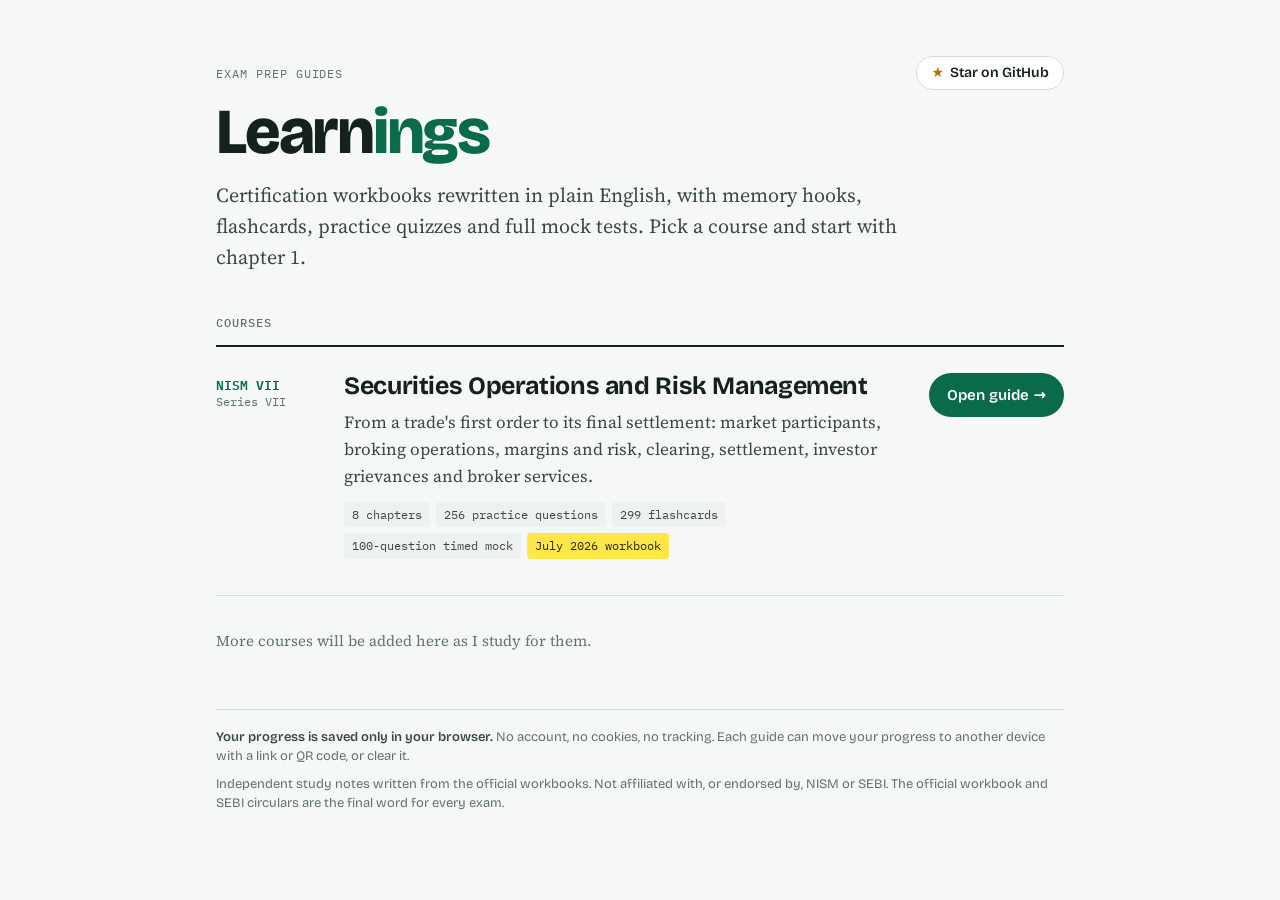
<file: index.html>
<!doctype html>
<html lang="en">
<head>
<meta charset="utf-8">
<meta name="viewport" content="width=device-width, initial-scale=1, viewport-fit=cover">
<title>Learnings</title>
<meta name="description" content="Plain-English exam prep guides with chapter notes, flashcards, practice quizzes and timed mock tests.">
<link rel="icon" href="data:image/svg+xml,%3Csvg xmlns=%27http://www.w3.org/2000/svg%27 viewBox=%270 0 32 32%27%3E%3Crect width=%2732%27 height=%2732%27 rx=%277%27 fill=%27%230a6a4c%27/%3E%3Ctext x=%2716%27 y=%2722%27 text-anchor=%27middle%27 font-family=%27Arial,sans-serif%27 font-weight=%27700%27 font-size=%2716%27 fill=%27white%27%3EL%3C/text%3E%3C/svg%3E">
<meta property="og:type" content="website">
<meta property="og:site_name" content="Learnings">
<meta property="og:title" content="Learnings: exam prep guides in plain English">
<meta property="og:description" content="Certification workbooks rewritten in plain English, with memory hooks, flashcards, practice quizzes and full mock tests. Starting with NISM Series VII.">
<meta property="og:url" content="%%SITE_URL%%/">
<meta property="og:image" content="%%SITE_URL%%/assets/og.png">
<meta property="og:image:width" content="1200">
<meta property="og:image:height" content="630">
<meta property="og:image:alt" content="Learnings: exam prep guides in plain English">
<meta name="twitter:card" content="summary_large_image">
<link rel="preload" href="assets/fonts/bricolage-grotesque-normal-400-800-latin.woff2" as="font" type="font/woff2" crossorigin>
<link rel="stylesheet" href="assets/fonts/fonts.css">
<style>
/* Layout: one centred column. A course is a row on a shelf: code, what it covers, what's inside, your progress, open. Same palette and type as the guides so the site reads as one place. */
:root {
  --bg: #f6f8f7;
  --surface: #ffffff;
  --sunk: #edf2f0;
  --ink: #14211c;
  --ink-2: #3a4943;
  --muted: #62736b;
  --line: #d6e0db;
  --accent: #0a6a4c;
  --accent-ink: #ffffff;
  --accent-soft: #e0efe8;
  --mark: #ffe74a;
  --mark-ink: #2b2600;
  --star: #b37400;
  --font-display: "Bricolage Grotesque", "Segoe UI", system-ui, sans-serif;
  --font-body: "Source Serif 4", Georgia, "Times New Roman", serif;
  --font-mono: "IBM Plex Mono", ui-monospace, "Cascadia Mono", Consolas, monospace;
  color-scheme: light;
}
@media (prefers-color-scheme: dark) {
  :root:not([data-theme="light"]) {
    --bg: #0d1311; --surface: #141c19; --sunk: #1a2420; --ink: #e3ebe7; --ink-2: #c2cec8; --muted: #8fa199;
    --line: #2a3732; --accent: #4cc497; --accent-ink: #05241a; --accent-soft: #15322a; --mark: #e8d33c; --mark-ink: #1f1b00; --star: #efbb57;
    color-scheme: dark;
  }
}
:root[data-theme="dark"] {
  --bg: #0d1311; --surface: #141c19; --sunk: #1a2420; --ink: #e3ebe7; --ink-2: #c2cec8; --muted: #8fa199;
  --line: #2a3732; --accent: #4cc497; --accent-ink: #05241a; --accent-soft: #15322a; --mark: #e8d33c; --mark-ink: #1f1b00; --star: #efbb57;
  color-scheme: dark;
}
* { box-sizing: border-box; }
html { padding-top: env(safe-area-inset-top, 0px); padding-bottom: env(safe-area-inset-bottom, 0px); }
body {
  margin: 0; background: var(--bg); color: var(--ink); font-family: var(--font-body); font-size: 18px; line-height: 1.6;
  -webkit-font-smoothing: antialiased;
}
[hidden] { display: none !important; }
a { color: var(--accent); }
:focus-visible { outline: 2px solid var(--accent); outline-offset: 3px; border-radius: 6px; }
.wrap {
  max-width: 880px; margin: 0 auto; padding-block: 56px 40px;
  padding-left: max(16px, env(safe-area-inset-left, 0px)); padding-right: max(16px, env(safe-area-inset-right, 0px));
}
header { margin-bottom: 40px; }
.topline { display: flex; justify-content: space-between; align-items: center; gap: 12px; flex-wrap: wrap; }
.star { display: inline-flex; align-items: center; gap: 6px; border: 1px solid var(--line); border-radius: 999px; padding: 5px 14px; background: var(--surface); color: var(--ink); text-decoration: none; font-family: var(--font-display); font-size: 14px; font-weight: 600; }
.star:hover { border-color: var(--accent); }
.star span { color: var(--star); }
footer p { margin: 0 0 8px; }
footer b { color: var(--ink-2); font-weight: 600; }
.eyebrow { font-family: var(--font-mono); font-size: 12px; letter-spacing: .08em; text-transform: uppercase; color: var(--muted); }
h1 { font-family: var(--font-display); font-size: clamp(40px, 7vw, 64px); font-weight: 800; letter-spacing: -0.035em; line-height: 1; margin: 10px 0 16px; }
h1 em { font-style: normal; color: var(--accent); }
.lead { font-size: 20px; line-height: 1.55; color: var(--ink-2); max-width: 36em; margin: 0; text-wrap: pretty; }
h2 { font-family: var(--font-mono); font-size: 12px; font-weight: 500; letter-spacing: .08em; text-transform: uppercase; color: var(--muted); margin: 0 0 12px; }

.shelf { list-style: none; margin: 0; padding: 0; border-top: 2px solid var(--ink); }
.course { display: grid; grid-template-columns: 104px minmax(0, 1fr) auto; gap: 8px 24px; align-items: start; padding: 24px 0; border-bottom: 1px solid var(--line); }
.code { font-family: var(--font-mono); font-size: 13px; font-weight: 600; color: var(--accent); padding-top: 6px; line-height: 1.35; }
.code span { display: block; color: var(--muted); font-weight: 400; font-size: 12px; }
.body { min-width: 0; }
.course h3 { font-family: var(--font-display); font-size: 25px; font-weight: 700; letter-spacing: -0.015em; line-height: 1.2; margin: 0 0 8px; text-wrap: balance; }
.course h3 a { color: var(--ink); text-decoration: none; }
.course h3 a:hover { color: var(--accent); }
.course p { margin: 0 0 12px; font-size: 17px; color: var(--ink-2); }
.inside { display: flex; flex-wrap: wrap; gap: 6px; margin: 0 0 12px; padding: 0; list-style: none; }
.inside li { font-family: var(--font-mono); font-size: 12px; color: var(--ink-2); background: var(--sunk); border-radius: 4px; padding: 3px 8px; font-variant-numeric: tabular-nums; }
.inside li.fresh { background: var(--mark); color: var(--mark-ink); }
.progress { font-family: var(--font-mono); font-size: 12px; color: var(--muted); display: flex; align-items: center; gap: 10px; }
.progress .bar { width: 120px; height: 6px; border-radius: 3px; background: var(--sunk); overflow: hidden; }
.progress .bar i { display: block; height: 100%; background: var(--accent); border-radius: 3px; }
.open { display: inline-flex; align-items: center; gap: 8px; background: var(--accent); color: var(--accent-ink); text-decoration: none; font-family: var(--font-display); font-weight: 600; font-size: 15px; padding: 10px 18px; border-radius: 999px; white-space: nowrap; margin-top: 2px; }
.open:hover { filter: brightness(1.08); }
.next { padding: 18px 0 0; font-size: 15px; color: var(--muted); }

footer { margin-top: 56px; padding-top: 18px; border-top: 1px solid var(--line); font-family: var(--font-display); font-size: 13px; line-height: 1.5; color: var(--muted); }

@media (max-width: 640px) {
  .wrap { padding-block: 36px 32px; }
  .course { grid-template-columns: minmax(0, 1fr); gap: 6px; }
  .code { padding-top: 0; }
  .code span { display: inline; margin-left: 8px; }
  .open { justify-self: start; margin-top: 8px; }
  .lead { font-size: 18px; }
}
</style>
</head>
<body>
<div class="wrap">
  <header>
    <div class="topline">
      <div class="eyebrow">Exam prep guides</div>
      <a class="star" href="https://github.com/pvzamd/learnings" target="_blank" rel="noopener"><span>&#9733;</span> Star on GitHub</a>
    </div>
    <h1>Learn<em>ings</em></h1>
    <p class="lead">Certification workbooks rewritten in plain English, with memory hooks, flashcards, practice quizzes and full mock tests. Pick a course and start with chapter 1.</p>
  </header>

  <main>
    <h2>Courses</h2>
    <ol class="shelf" id="shelf">
      <!-- To add a course: copy this <li>, set data-folder to the course folder name and data-key to its storage prefix. -->
      <li class="course" data-folder="NISM-VII" data-key="nism7" data-chapters="8">
        <div class="code">NISM VII<span>Series VII</span></div>
        <div class="body">
          <h3><a class="go" href="nism-vii/">Securities Operations and Risk Management</a></h3>
          <p>From a trade's first order to its final settlement: market participants, broking operations, margins and risk, clearing, settlement, investor grievances and broker services.</p>
          <ul class="inside">
            <li>8 chapters</li>
            <li>256 practice questions</li>
            <li>299 flashcards</li>
            <li>100-question timed mock</li>
            <li class="fresh">July 2026 workbook</li>
          </ul>
          <div class="progress" hidden><span class="bar"><i></i></span><span class="txt"></span></div>
        </div>
        <a class="open go" href="nism-vii/">Open guide &rarr;</a>
      </li>
    </ol>
    <p class="next">More courses will be added here as I study for them.</p>
  </main>

  <footer>
    <p><b>Your progress is saved only in your browser.</b> No account, no cookies, no tracking. Each guide can move your progress to another device with a link or QR code, or clear it.</p>
    <p>Independent study notes written from the official workbooks. Not affiliated with, or endorsed by, NISM or SEBI. The official workbook and SEBI circulars are the final word for every exam.</p>
  </footer>
</div>
<script>
(function () {
  // Opened straight from the repo folder (file://), the guides sit at <FOLDER>/site/; once built and hosted they sit at /<folder>/.
  var p = location.pathname.replace(/\\/g, "/");
  var fromRepo = location.protocol === "file:" && !/\/dist\/(index\.html)?$/.test(p);
  document.querySelectorAll(".course").forEach(function (row) {
    var folder = row.dataset.folder;
    var href = fromRepo ? folder + "/site/index.html" : folder.toLowerCase() + "/";
    row.querySelectorAll("a.go").forEach(function (a) { a.href = href; });
    // Progress saved by the guide in this browser (shared storage once hosted on one domain).
    try {
      var read = JSON.parse(localStorage.getItem(row.dataset.key + ":read") || "{}");
      var total = +row.dataset.chapters || 0;
      var done = Object.keys(read).filter(function (k) { return read[k]; }).length;
      if (total && done) {
        var box = row.querySelector(".progress");
        box.querySelector("i").style.width = Math.min(100, done / total * 100) + "%";
        box.querySelector(".txt").textContent = done + " of " + total + " chapters read";
        box.hidden = false;
      }
    } catch (e) { /* storage unavailable: show no progress */ }
  });
})();
</script>
</body>
</html>
</file>
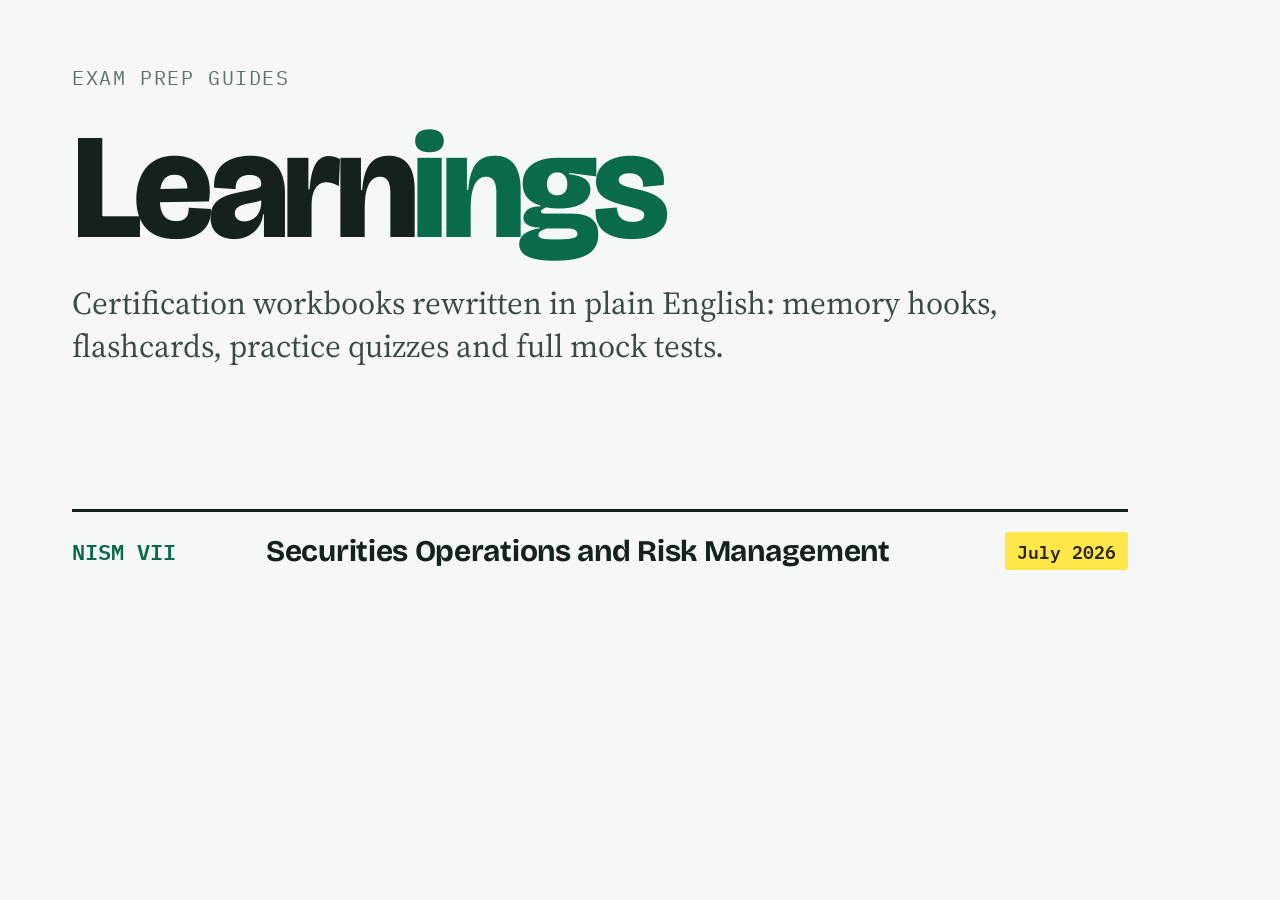
<file: assets/og-card.html>
<!doctype html>
<html lang="en">
<head>
<meta charset="utf-8">
<title>Learnings preview card</title>
<!-- Source for og.png (the home page's link-preview image). Not published: build.mjs skips .html files in assets/.
     Re-render after edits:
     chrome --headless=new --hide-scrollbars --force-device-scale-factor=1 --window-size=1200,630 --screenshot=<abs path to assets/og.png> <this file> -->
<link rel="stylesheet" href="fonts/fonts.css">
<style>
  :root { --bg: #f6f8f7; --ink: #14211c; --ink-2: #3a4943; --muted: #62736b; --line: #d6e0db; --accent: #0a6a4c; --surface: #ffffff; --mark: #ffe74a; --mark-ink: #2b2600; }
  html, body { margin: 0; width: 1200px; height: 630px; overflow: hidden; }
  body { background: var(--bg); color: var(--ink); font-family: "Source Serif 4", Georgia, serif; }
  .card { box-sizing: border-box; width: 1200px; height: 630px; padding: 64px 72px 60px; display: grid; grid-template-rows: auto auto auto 1fr; }
  .eyebrow { font-family: "IBM Plex Mono", monospace; font-size: 20px; letter-spacing: .08em; text-transform: uppercase; color: var(--muted); }
  h1 { font-family: "Bricolage Grotesque", sans-serif; font-size: 150px; line-height: .95; letter-spacing: -0.045em; font-weight: 800; margin: 26px 0 22px; }
  h1 em { font-style: normal; color: var(--accent); }
  p { font-size: 32px; line-height: 1.35; color: var(--ink-2); margin: 0; max-width: 940px; }
  .shelf { align-self: end; border-top: 3px solid var(--ink); display: grid; grid-template-columns: 170px 1fr auto; gap: 24px; align-items: center; padding-top: 20px; }
  .code { font-family: "IBM Plex Mono", monospace; font-size: 22px; font-weight: 600; color: var(--accent); }
  .title { font-family: "Bricolage Grotesque", sans-serif; font-size: 30px; font-weight: 700; letter-spacing: -0.01em; }
  .fresh { font-family: "IBM Plex Mono", monospace; font-size: 18px; background: var(--mark); color: var(--mark-ink); padding: 4px 12px; border-radius: 3px; font-weight: 600; }
</style>
</head>
<body>
<div class="card">
  <div class="eyebrow">Exam prep guides</div>
  <h1>Learn<em>ings</em></h1>
  <p>Certification workbooks rewritten in plain English: memory hooks, flashcards, practice quizzes and full mock tests.</p>
  <div class="shelf"><span class="code">NISM VII</span><span class="title">Securities Operations and Risk Management</span><span class="fresh">July 2026</span></div>
</div>
</body>
</html>
</file>
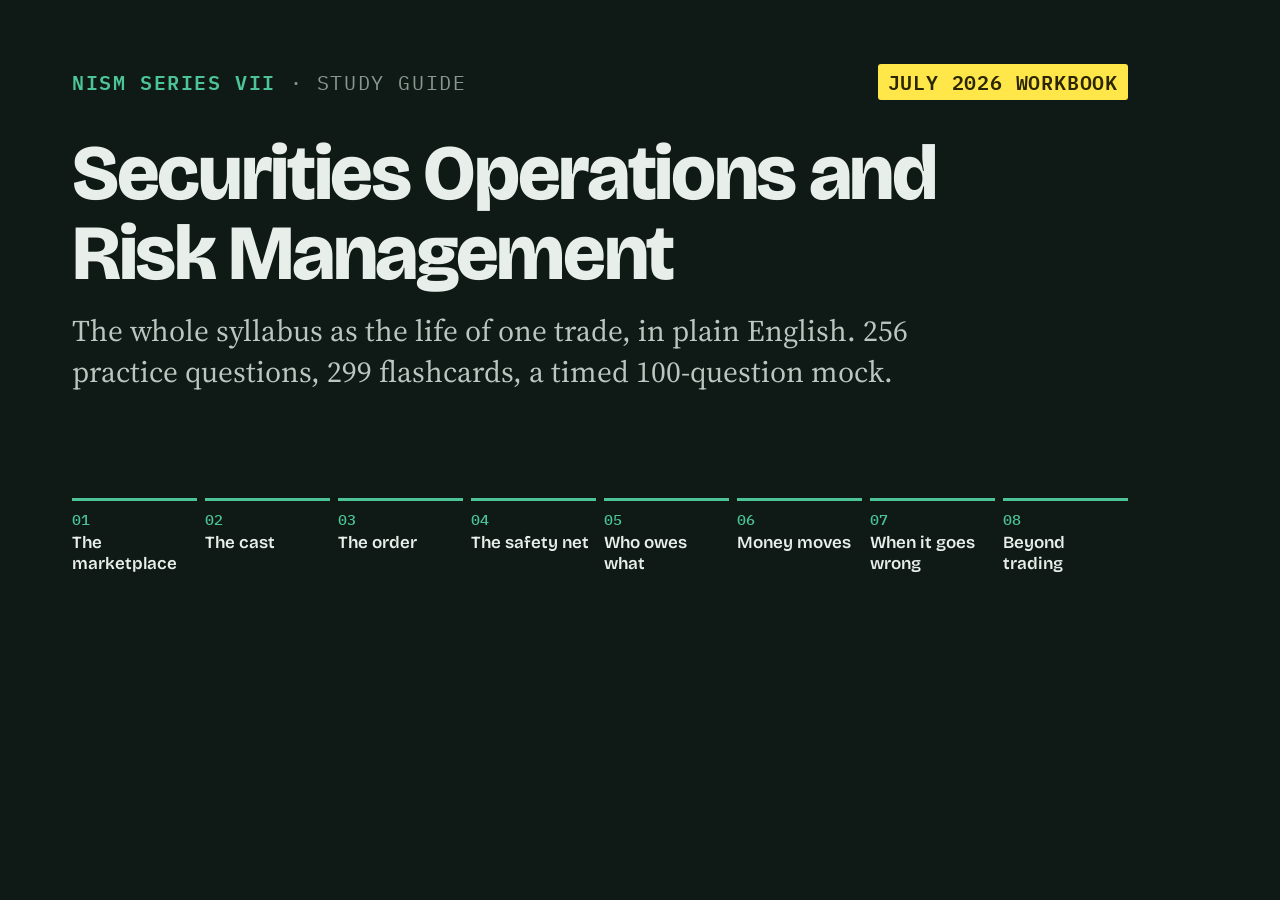
<file: NISM-VII/builder/og-card.html>
<!doctype html>
<html lang="en">
<head>
<meta charset="utf-8">
<title>NISM VII preview card</title>
<!-- Source for ../site/og.png (the link-preview image). Re-render after edits:
     chrome --headless=new --hide-scrollbars --force-device-scale-factor=1 --window-size=1200,630 --screenshot=<abs path to NISM-VII/site/og.png> <this file> -->
<link rel="stylesheet" href="../../assets/fonts/fonts.css">
<style>
  :root { --bg: #0f1a16; --ink: #e8efeb; --ink-2: #b9c7c0; --muted: #86988f; --line: #2a3a33; --accent: #4cc497; --mark: #ffe74a; --mark-ink: #2b2600; }
  html, body { margin: 0; width: 1200px; height: 630px; overflow: hidden; }
  body { background: var(--bg); color: var(--ink); font-family: "Source Serif 4", Georgia, serif; }
  .card { box-sizing: border-box; width: 1200px; height: 630px; padding: 64px 72px 56px; display: grid; grid-template-rows: auto auto 1fr auto; }
  .top { display: flex; justify-content: space-between; align-items: center; font-family: "IBM Plex Mono", monospace; font-size: 20px; letter-spacing: .08em; text-transform: uppercase; color: var(--muted); }
  .top b { color: var(--accent); font-weight: 600; }
  .top mark { background: var(--mark); color: var(--mark-ink); padding: 2px 10px; border-radius: 3px; font-weight: 600; letter-spacing: .04em; }
  h1 { font-family: "Bricolage Grotesque", sans-serif; font-size: 78px; line-height: 1.02; letter-spacing: -0.03em; font-weight: 800; margin: 34px 0 18px; max-width: 980px; }
  p { font-size: 30px; line-height: 1.35; color: var(--ink-2); margin: 0; max-width: 900px; }
  .stops { display: grid; grid-template-columns: repeat(8, 1fr); gap: 8px; align-self: end; }
  .stop { border-top: 3px solid var(--accent); padding-top: 10px; font-family: "Bricolage Grotesque", sans-serif; font-size: 17px; font-weight: 600; line-height: 1.2; color: var(--ink); }
  .stop span { display: block; font-family: "IBM Plex Mono", monospace; font-size: 15px; font-weight: 500; color: var(--accent); margin-bottom: 4px; }
</style>
</head>
<body>
<div class="card">
  <div class="top"><span><b>NISM Series VII</b> &middot; Study guide</span><mark>July 2026 workbook</mark></div>
  <h1>Securities Operations and Risk Management</h1>
  <p>The whole syllabus as the life of one trade, in plain English. 256 practice questions, 299 flashcards, a timed 100-question mock.</p>
  <div class="stops">
    <div class="stop"><span>01</span>The marketplace</div>
    <div class="stop"><span>02</span>The cast</div>
    <div class="stop"><span>03</span>The order</div>
    <div class="stop"><span>04</span>The safety net</div>
    <div class="stop"><span>05</span>Who owes what</div>
    <div class="stop"><span>06</span>Money moves</div>
    <div class="stop"><span>07</span>When it goes wrong</div>
    <div class="stop"><span>08</span>Beyond trading</div>
  </div>
</div>
</body>
</html>
</file>
<file: assets/fonts/fonts.css>
/* Self-hosted from Google Fonts (SIL Open Font License). Latin + Latin Extended only; Latin Extended carries the rupee sign. */
@font-face {
  font-family: 'Bricolage Grotesque';
  font-style: normal;
  font-weight: 400 800;
  font-stretch: 100%;
  font-display: swap;
  src: url(bricolage-grotesque-normal-400-800-latin-ext.woff2) format('woff2');
  unicode-range: U+0100-02BA, U+02BD-02C5, U+02C7-02CC, U+02CE-02D7, U+02DD-02FF, U+0304, U+0308, U+0329, U+1D00-1DBF, U+1E00-1E9F, U+1EF2-1EFF, U+2020, U+20A0-20AB, U+20AD-20C4, U+2113, U+2C60-2C7F, U+A720-A7FF;
}
@font-face {
  font-family: 'Bricolage Grotesque';
  font-style: normal;
  font-weight: 400 800;
  font-stretch: 100%;
  font-display: swap;
  src: url(bricolage-grotesque-normal-400-800-latin.woff2) format('woff2');
  unicode-range: U+0000-00FF, U+0131, U+0152-0153, U+02BB-02BC, U+02C6, U+02DA, U+02DC, U+0304, U+0308, U+0329, U+2000-206F, U+20AC, U+2122, U+2191, U+2193, U+2212, U+2215, U+FEFF, U+FFFD;
}
@font-face {
  font-family: 'IBM Plex Mono';
  font-style: normal;
  font-weight: 400;
  font-display: swap;
  src: url(ibm-plex-mono-normal-400-latin-ext.woff2) format('woff2');
  unicode-range: U+0100-02BA, U+02BD-02C5, U+02C7-02CC, U+02CE-02D7, U+02DD-02FF, U+0304, U+0308, U+0329, U+1D00-1DBF, U+1E00-1E9F, U+1EF2-1EFF, U+2020, U+20A0-20AB, U+20AD-20C4, U+2113, U+2C60-2C7F, U+A720-A7FF;
}
@font-face {
  font-family: 'IBM Plex Mono';
  font-style: normal;
  font-weight: 400;
  font-display: swap;
  src: url(ibm-plex-mono-normal-400-latin.woff2) format('woff2');
  unicode-range: U+0000-00FF, U+0131, U+0152-0153, U+02BB-02BC, U+02C6, U+02DA, U+02DC, U+0304, U+0308, U+0329, U+2000-206F, U+20AC, U+2122, U+2191, U+2193, U+2212, U+2215, U+FEFF, U+FFFD;
}
@font-face {
  font-family: 'IBM Plex Mono';
  font-style: normal;
  font-weight: 500;
  font-display: swap;
  src: url(ibm-plex-mono-normal-500-latin-ext.woff2) format('woff2');
  unicode-range: U+0100-02BA, U+02BD-02C5, U+02C7-02CC, U+02CE-02D7, U+02DD-02FF, U+0304, U+0308, U+0329, U+1D00-1DBF, U+1E00-1E9F, U+1EF2-1EFF, U+2020, U+20A0-20AB, U+20AD-20C4, U+2113, U+2C60-2C7F, U+A720-A7FF;
}
@font-face {
  font-family: 'IBM Plex Mono';
  font-style: normal;
  font-weight: 500;
  font-display: swap;
  src: url(ibm-plex-mono-normal-500-latin.woff2) format('woff2');
  unicode-range: U+0000-00FF, U+0131, U+0152-0153, U+02BB-02BC, U+02C6, U+02DA, U+02DC, U+0304, U+0308, U+0329, U+2000-206F, U+20AC, U+2122, U+2191, U+2193, U+2212, U+2215, U+FEFF, U+FFFD;
}
@font-face {
  font-family: 'IBM Plex Mono';
  font-style: normal;
  font-weight: 600;
  font-display: swap;
  src: url(ibm-plex-mono-normal-600-latin-ext.woff2) format('woff2');
  unicode-range: U+0100-02BA, U+02BD-02C5, U+02C7-02CC, U+02CE-02D7, U+02DD-02FF, U+0304, U+0308, U+0329, U+1D00-1DBF, U+1E00-1E9F, U+1EF2-1EFF, U+2020, U+20A0-20AB, U+20AD-20C4, U+2113, U+2C60-2C7F, U+A720-A7FF;
}
@font-face {
  font-family: 'IBM Plex Mono';
  font-style: normal;
  font-weight: 600;
  font-display: swap;
  src: url(ibm-plex-mono-normal-600-latin.woff2) format('woff2');
  unicode-range: U+0000-00FF, U+0131, U+0152-0153, U+02BB-02BC, U+02C6, U+02DA, U+02DC, U+0304, U+0308, U+0329, U+2000-206F, U+20AC, U+2122, U+2191, U+2193, U+2212, U+2215, U+FEFF, U+FFFD;
}
@font-face {
  font-family: 'Source Serif 4';
  font-style: italic;
  font-weight: 400 500;
  font-display: swap;
  src: url(source-serif-4-italic-400-500-latin-ext.woff2) format('woff2');
  unicode-range: U+0100-02BA, U+02BD-02C5, U+02C7-02CC, U+02CE-02D7, U+02DD-02FF, U+0304, U+0308, U+0329, U+1D00-1DBF, U+1E00-1E9F, U+1EF2-1EFF, U+2020, U+20A0-20AB, U+20AD-20C4, U+2113, U+2C60-2C7F, U+A720-A7FF;
}
@font-face {
  font-family: 'Source Serif 4';
  font-style: italic;
  font-weight: 400 500;
  font-display: swap;
  src: url(source-serif-4-italic-400-500-latin.woff2) format('woff2');
  unicode-range: U+0000-00FF, U+0131, U+0152-0153, U+02BB-02BC, U+02C6, U+02DA, U+02DC, U+0304, U+0308, U+0329, U+2000-206F, U+20AC, U+2122, U+2191, U+2193, U+2212, U+2215, U+FEFF, U+FFFD;
}
@font-face {
  font-family: 'Source Serif 4';
  font-style: normal;
  font-weight: 400 700;
  font-display: swap;
  src: url(source-serif-4-normal-400-700-latin-ext.woff2) format('woff2');
  unicode-range: U+0100-02BA, U+02BD-02C5, U+02C7-02CC, U+02CE-02D7, U+02DD-02FF, U+0304, U+0308, U+0329, U+1D00-1DBF, U+1E00-1E9F, U+1EF2-1EFF, U+2020, U+20A0-20AB, U+20AD-20C4, U+2113, U+2C60-2C7F, U+A720-A7FF;
}
@font-face {
  font-family: 'Source Serif 4';
  font-style: normal;
  font-weight: 400 700;
  font-display: swap;
  src: url(source-serif-4-normal-400-700-latin.woff2) format('woff2');
  unicode-range: U+0000-00FF, U+0131, U+0152-0153, U+02BB-02BC, U+02C6, U+02DA, U+02DC, U+0304, U+0308, U+0329, U+2000-206F, U+20AC, U+2122, U+2191, U+2193, U+2212, U+2215, U+FEFF, U+FFFD;
}
</file>
